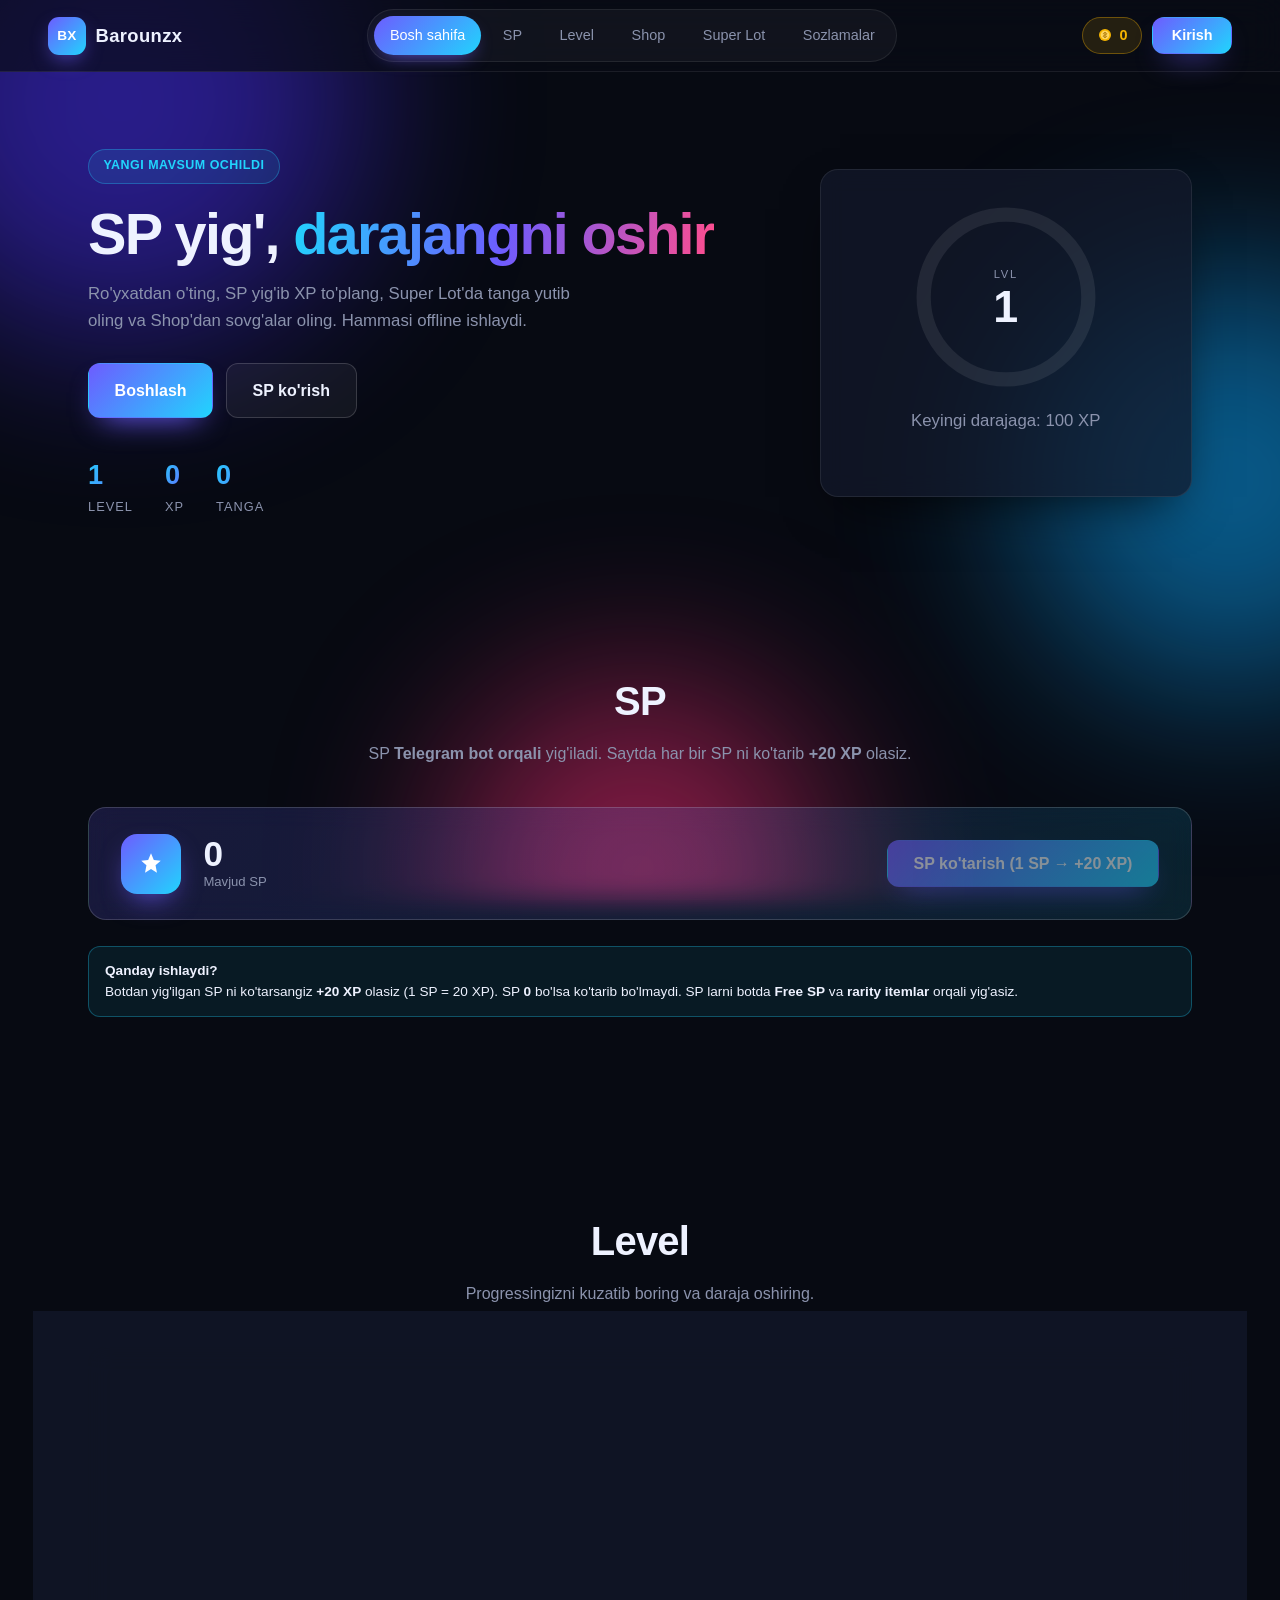
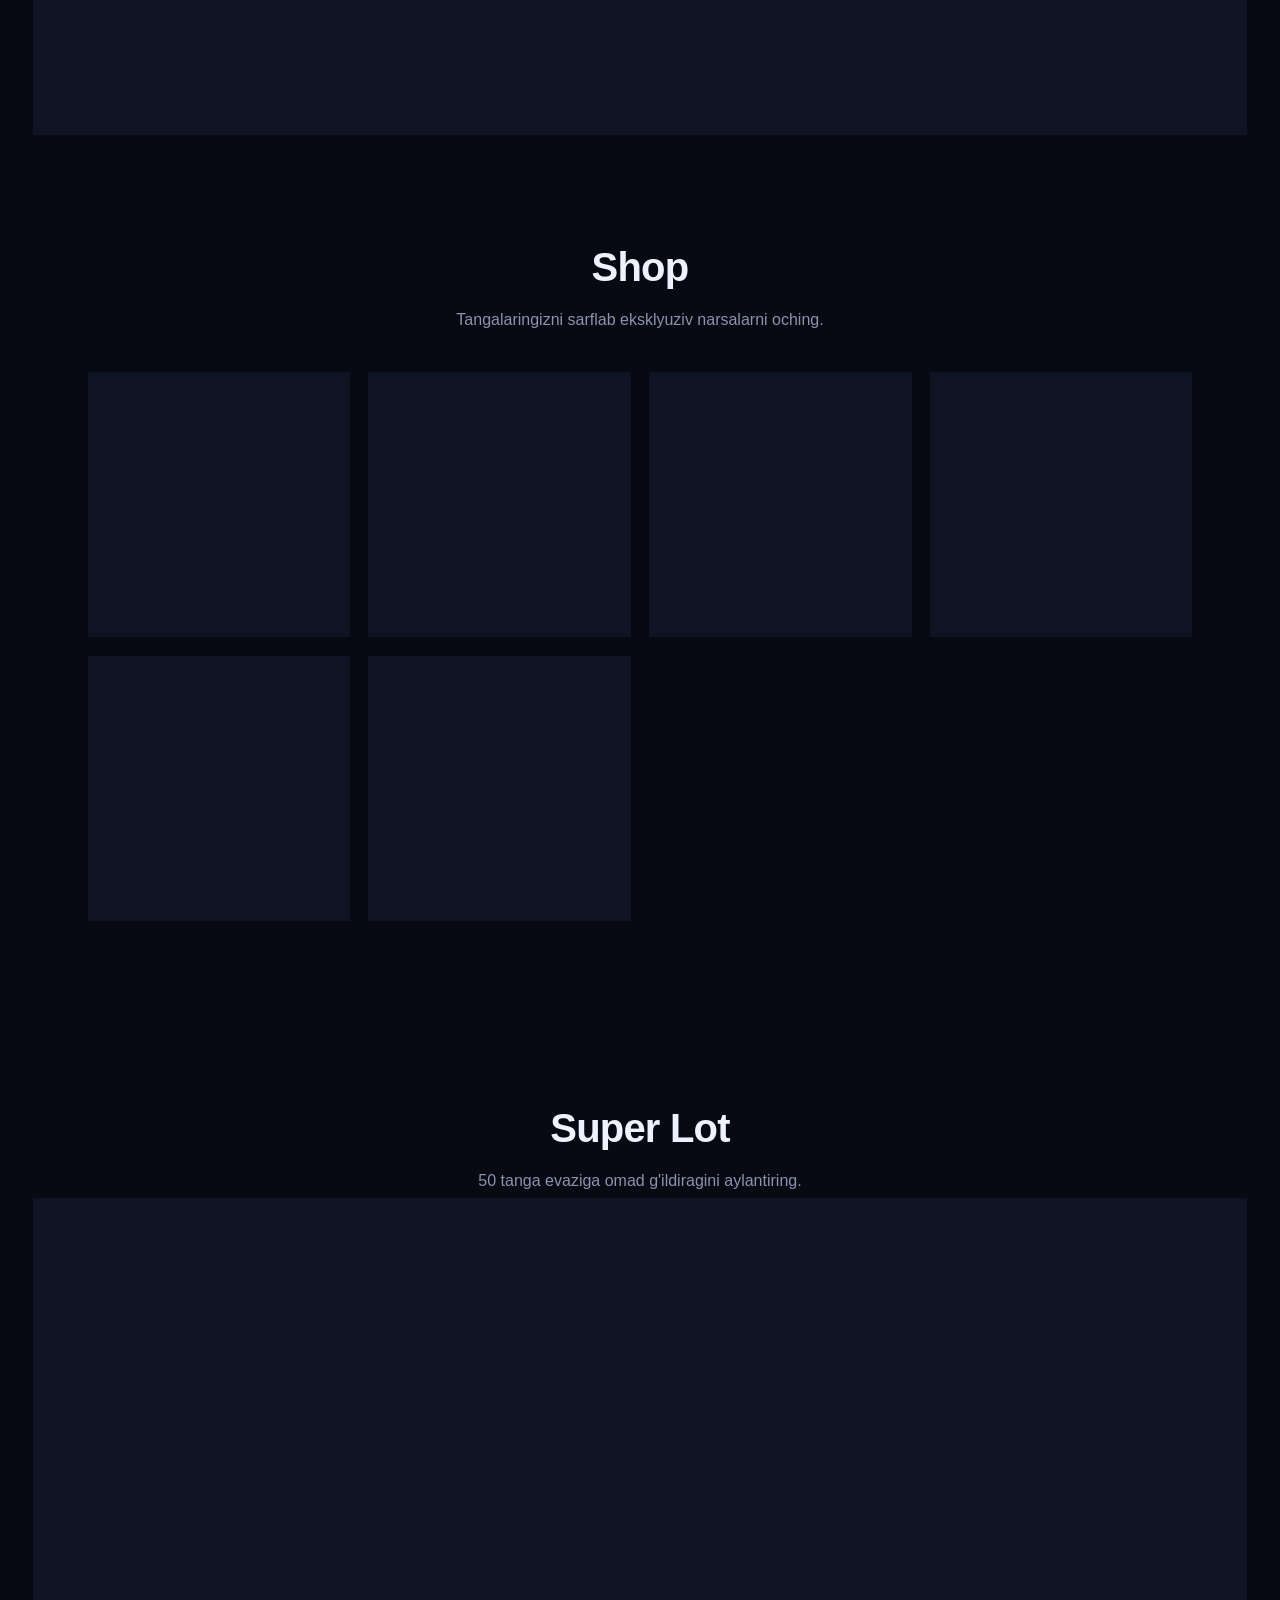
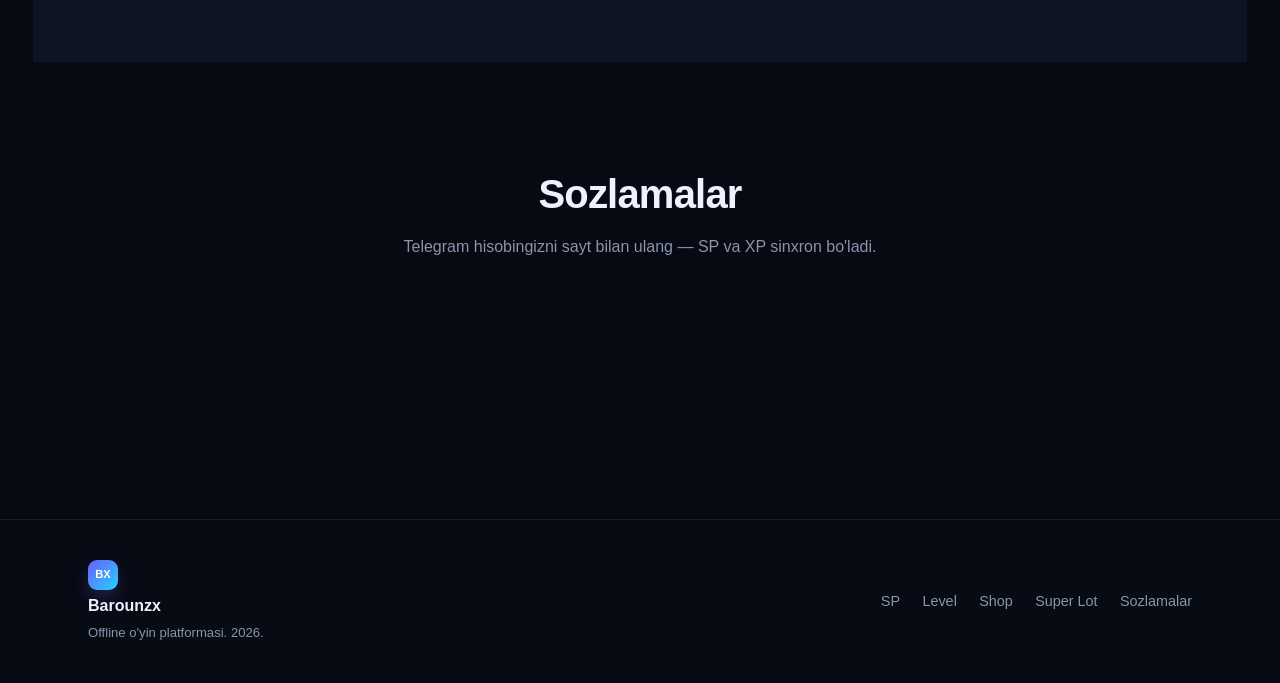
<file: sayt/index.html>
<!DOCTYPE html>
<html lang="uz">
<head>
    <meta charset="UTF-8">
    <meta name="viewport" content="width=device-width, initial-scale=1.0">
    <meta name="description" content="Barounzx - o'yin platformasi. SP, Level, Shop va Super Lot.">
    <title>Barounzx | Game Platform</title>
    <link rel="stylesheet" href="style.css">
</head>
<body>
    <div class="bg-orbs" aria-hidden="true">
        <span class="orb orb-1"></span>
        <span class="orb orb-2"></span>
        <span class="orb orb-3"></span>
    </div>

    <header class="header" id="header">
        <a class="logo" href="#home">
            <span class="logo-mark">BX</span>
            <span class="logo-text">Barounzx</span>
        </a>

        <nav class="nav" id="nav">
            <a href="#home" class="nav-link active">Bosh sahifa</a>
            <a href="#skills" class="nav-link">SP</a>
            <a href="#level" class="nav-link">Level</a>
            <a href="#shop" class="nav-link">Shop</a>
            <a href="#lot" class="nav-link">Super Lot</a>
            <a href="#settings" class="nav-link">Sozlamalar</a>
        </nav>

        <div class="user-area">
            <div class="coin-pill" title="Tangalaringiz">
                <svg viewBox="0 0 24 24" width="16" height="16" aria-hidden="true"><circle cx="12" cy="12" r="9" fill="#f7b500"/><circle cx="12" cy="12" r="6.5" fill="#ffd75e"/><path d="M12 8v8M9.5 10.2c0-1.1 1.1-1.7 2.5-1.7s2.5.6 2.5 1.7-1.1 1.5-2.5 1.8-2.5.7-2.5 1.8 1.1 1.7 2.5 1.7 2.5-.6 2.5-1.7" stroke="#a06b00" stroke-width="1.2" fill="none" stroke-linecap="round"/></svg>
                <span id="coinCount">0</span>
            </div>
            <button class="btn btn-primary" id="openLogin">Kirish</button>
            <button class="user-chip hidden" id="userChip" title="Profil">
                <span class="avatar" id="avatar">?</span>
                <span id="userName">Mehmon</span>
            </button>
            <button class="hamburger" id="hamburger" aria-label="Menyu">
                <span></span><span></span><span></span>
            </button>
        </div>
    </header>

    <main>
        <section class="hero" id="home">
            <div class="hero-content reveal">
                <span class="badge">Yangi mavsum ochildi</span>
                <h1>SP yig', <span class="grad">darajangni oshir</span></h1>
                <p>Ro'yxatdan o'ting, SP yig'ib XP to'plang, Super Lot'da tanga yutib oling va Shop'dan sovg'alar oling. Hammasi offline ishlaydi.</p>
                <div class="hero-actions">
                    <button class="btn btn-primary btn-lg" id="heroStart">Boshlash</button>
                    <a class="btn btn-ghost btn-lg" href="#skills">SP ko'rish</a>
                </div>
                <div class="hero-stats">
                    <div><strong id="heroLevel">1</strong><span>Level</span></div>
                    <div><strong id="heroXp">0</strong><span>XP</span></div>
                    <div><strong id="heroCoins">0</strong><span>Tanga</span></div>
                </div>
            </div>
            <div class="hero-card reveal">
                <div class="level-ring" id="heroRing">
                    <svg viewBox="0 0 120 120">
                        <circle class="ring-bg" cx="60" cy="60" r="52"></circle>
                        <circle class="ring-fill" id="heroRingFill" cx="60" cy="60" r="52"></circle>
                    </svg>
                    <div class="ring-center">
                        <small>LVL</small>
                        <strong id="heroRingLevel">1</strong>
                    </div>
                </div>
                <p class="muted">Keyingi darajaga: <span id="heroNextXp">100 XP</span></p>
            </div>
        </section>

        <section class="section" id="skills">
            <div class="section-head reveal">
                <h2>SP</h2>
                <p class="muted">SP <strong>Telegram bot orqali</strong> yig'iladi. Saytda har bir SP ni ko'tarib <strong>+20 XP</strong> olasiz.</p>
            </div>

            <div class="skill-summary reveal">
                <div class="skill-summary-icon">
                    <svg viewBox="0 0 24 24" width="26" height="26" aria-hidden="true"><path d="M12 2l2.6 6.2L21 9l-4.8 4.2L17.5 20 12 16.6 6.5 20l1.3-6.8L3 9l6.4-.8z" fill="currentColor"/></svg>
                </div>
                <div>
                    <div class="skill-total" id="skillTotal">0</div>
                    <div class="muted small">Mavjud SP</div>
                </div>
                <button class="btn btn-primary btn-lg" id="raiseSkill">SP ko'tarish (1 SP &rarr; +20 XP)</button>
            </div>

            <div class="info-box reveal">
                <strong>Qanday ishlaydi?</strong><br>
                Botdan yig'ilgan SP ni ko'tarsangiz <b>+20 XP</b> olasiz (1 SP = 20 XP).
                SP <b>0</b> bo'lsa ko'tarib bo'lmaydi. SP larni botda <b>Free SP</b> va <b>rarity itemlar</b> orqali yig'asiz.
            </div>
        </section>

        <section class="section" id="level">
            <div class="section-head reveal">
                <h2>Level</h2>
                <p class="muted">Progressingizni kuzatib boring va daraja oshiring.</p>
            </div>
            <div class="level-panel reveal">
                <div class="level-visual">
                    <div class="level-ring big">
                        <svg viewBox="0 0 120 120">
                            <circle class="ring-bg" cx="60" cy="60" r="52"></circle>
                            <circle class="ring-fill" id="levelRingFill" cx="60" cy="60" r="52"></circle>
                        </svg>
                        <div class="ring-center">
                            <small>DARAJANGIZ</small>
                            <strong id="levelRingLevel">1</strong>
                        </div>
                    </div>
                </div>
                <div class="level-info">
                    <div class="xp-bar-wrap">
                        <div class="xp-bar"><span id="xpBarFill"></span></div>
                        <div class="xp-labels">
                            <span id="xpCurrent">0 XP</span>
                            <span id="xpNeeded">100 XP</span>
                        </div>
                    </div>
                    <div class="stat-grid">
                        <div class="stat-card"><span class="stat-value" id="statSkills">0</span><span class="stat-label">SP</span></div>
                        <div class="stat-card"><span class="stat-value" id="statSpins">0</span><span class="stat-label">Spinlar</span></div>
                        <div class="stat-card"><span class="stat-value" id="statBuys">0</span><span class="stat-label">Xaridlar</span></div>
                        <div class="stat-card"><span class="stat-value" id="statStreak">0</span><span class="stat-label">Kunlik seriya</span></div>
                    </div>
                    <div class="level-actions">
                        <button class="btn btn-primary" id="dailyBonus">Kunlik bonus olish</button>
                        <button class="btn btn-ghost" id="openProfile">Profil</button>
                    </div>
                </div>
            </div>
        </section>

        <section class="section" id="shop">
            <div class="section-head reveal">
                <h2>Shop</h2>
                <p class="muted">Tangalaringizni sarflab eksklyuziv narsalarni oching.</p>
            </div>
            <div class="grid shop-grid" id="shopGrid"></div>
        </section>

        <section class="section" id="lot">
            <div class="section-head reveal">
                <h2>Super Lot</h2>
                <p class="muted">50 tanga evaziga omad g'ildiragini aylantiring.</p>
            </div>
            <div class="lot-panel reveal">
                <div class="wheel-wrap">
                    <div class="wheel-pointer"></div>
                    <div class="wheel" id="wheel">
                        <div class="wheel-label" style="--i:0">50</div>
                        <div class="wheel-label" style="--i:1">10</div>
                        <div class="wheel-label" style="--i:2">200</div>
                        <div class="wheel-label" style="--i:3">25</div>
                        <div class="wheel-label" style="--i:4">100</div>
                        <div class="wheel-label" style="--i:5">5</div>
                        <div class="wheel-label" style="--i:6">500</div>
                        <div class="wheel-label" style="--i:7">75</div>
                    </div>
                </div>
                <div class="lot-info">
                    <p id="lotResult" class="lot-result">Omadingizni sinab ko'ring!</p>
                    <button class="btn btn-primary btn-lg" id="spinBtn">Aylantirish (50 tanga)</button>
                    <p class="muted small">Har bir spin XP ham beradi.</p>
                </div>
            </div>
        </section>

        <section class="section" id="settings">
            <div class="section-head reveal">
                <h2>Sozlamalar</h2>
                <p class="muted">Telegram hisobingizni sayt bilan ulang — SP va XP sinxron bo'ladi.</p>
            </div>
            <div class="settings-card reveal" id="settingsCard"></div>
        </section>
    </main>

    <footer class="footer">
        <div class="footer-inner">
            <div>
                <span class="logo-mark small">BX</span>
                <strong>Barounzx</strong>
                <p class="muted small">Offline o'yin platformasi. 2026.</p>
            </div>
            <div class="footer-links">
                <a href="#skills">SP</a>
                <a href="#level">Level</a>
                <a href="#shop">Shop</a>
                <a href="#lot">Super Lot</a>
                <a href="#settings">Sozlamalar</a>
            </div>
        </div>
    </footer>

    <div class="modal" id="modal" aria-hidden="true">
        <div class="modal-backdrop" data-close></div>
        <div class="modal-card" role="dialog" aria-modal="true">
            <button class="modal-close" data-close aria-label="Yopish">&times;</button>
            <div id="modalBody"></div>
        </div>
    </div>

    <div class="toasts" id="toasts" aria-live="polite"></div>

    <script src="main.js"></script>
</body>
</html>
</file>
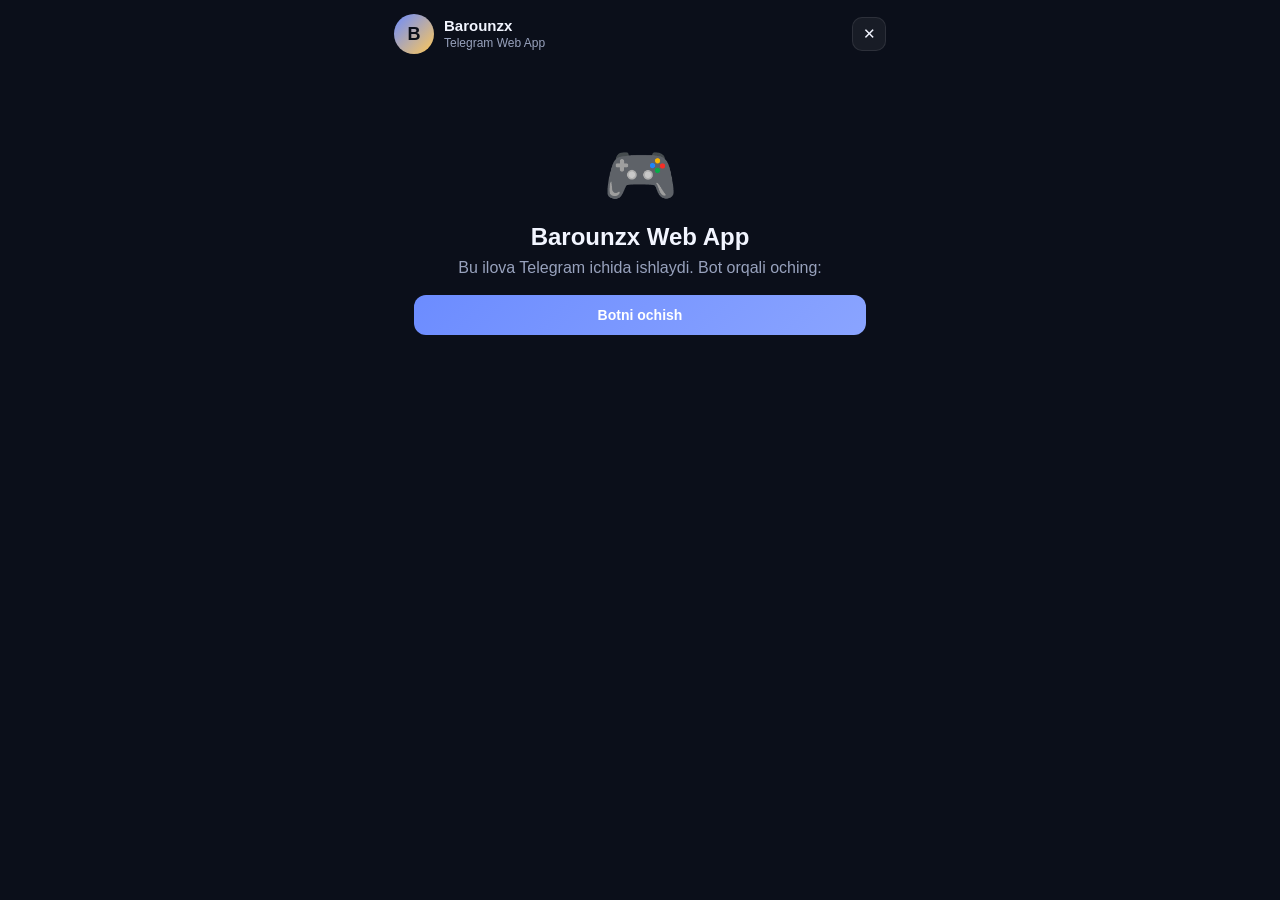
<file: webapp/index.html>
<!DOCTYPE html>
<html lang="uz">
<head>
    <meta charset="UTF-8">
    <meta name="viewport" content="width=device-width, initial-scale=1, viewport-fit=cover">
    <meta name="theme-color" content="#0b0f1a">
    <title>Barounzx Web App</title>
    <script src="https://telegram.org/js/telegram-web-app.js"></script>
    <link rel="stylesheet" href="style.css">
</head>
<body>
    <div id="app">
        <header class="topbar">
            <div class="user">
                <div class="avatar" id="avatar">B</div>
                <div class="user-meta">
                    <b id="userName">Barounzx</b>
                    <span id="userSub">Telegram Web App</span>
                </div>
            </div>
            <button class="icon-btn" id="closeBtn" title="Yopish">✕</button>
        </header>

        <div id="loginGate" class="gate" hidden>
            <div class="gate-icon">🎮</div>
            <h2>Barounzx Web App</h2>
            <p>Bu ilova Telegram ichida ishlaydi. Bot orqali oching:</p>
            <a class="primary-btn" href="https://t.me/zxmaxbot">Botni ochish</a>
        </div>

        <main id="main">
            <section class="wallet-card">
                <div class="wallet-left">
                    <span class="label">Tanga</span>
                    <div class="big"><span id="coins">0</span> <em>🪙</em></div>
                </div>
                <div class="wallet-right">
                    <span class="label">Umumiy SP</span>
                    <div class="big"><span id="sp">0</span> <em>💎</em></div>
                </div>
            </section>

            <section class="xp-card">
                <div class="xp-head">
                    <span>Level <b id="level">1</b></span>
                    <span id="xpText">0 / 100 XP</span>
                </div>
                <div class="progress"><div class="progress-fill" id="xpFill"></div></div>
            </section>

            <nav class="tabs">
                <button class="tab active" data-tab="game">🎯 O'yin</button>
                <button class="tab" data-tab="shop">🛒 Do'kon</button>
                <button class="tab" data-tab="profile">👤 Profil</button>
            </nav>

            <section class="tab-panel active" id="tab-game">
                <div class="card">
                    <h3>SP ko'tarish</h3>
                    <p class="muted">1 SP = 20 XP. SP ni botda yig'ing yoki do'kondan oling.</p>
                    <button class="primary-btn" id="raiseBtn">⚡ SP ko'tarish</button>
                </div>

                <div class="card">
                    <h3>Kunlik bonus</h3>
                    <p class="muted" id="dailyHint">Har kuni 1-4 tanga va 10 XP oling.</p>
                    <button class="ghost-btn" id="dailyBtn">🎁 Bonusni olish</button>
                </div>

                <div class="card">
                    <h3>Super Lot</h3>
                    <p class="muted">50 🪙 evaziga tanga yutib oling.</p>
                    <div class="wheel" id="wheel">🎡</div>
                    <div class="result" id="lotResult">Natija chiqadi</div>
                    <button class="ghost-btn" id="spinBtn">🎰 Aylantirish (50 🪙)</button>
                </div>
            </section>

            <section class="tab-panel" id="tab-shop">
                <div class="card">
                    <h3>Do'kon</h3>
                    <p class="muted">Tanga bilan SP oling.</p>
                </div>
                <div id="shopList" class="shop-list"></div>
            </section>

            <section class="tab-panel" id="tab-profile">
                <div class="card">
                    <h3>Profil</h3>
                    <div class="stat-row"><span>Sayt nomi</span><b id="profName">—</b></div>
                    <div class="stat-row"><span>Telegram ID</span><b id="profTg">—</b></div>
                    <div class="stat-row"><span>SP</span><b id="profSp">0</b></div>
                    <div class="stat-row"><span>XP</span><b id="profXp">0</b></div>
                    <div class="stat-row"><span>Level</span><b id="profLevel">1</b></div>
                    <div class="stat-row"><span>Tanga</span><b id="profCoins">0</b></div>
                    <div class="stat-row"><span>Seriya</span><b id="profStreak">0</b></div>
                    <button class="ghost-btn" id="refreshBtn">🔄 Yangilash</button>
                    <a class="ghost-btn link-btn" href="https://t.me/zxmaxbot">🤖 Botga qaytish</a>
                </div>
            </section>
        </main>
    </div>

    <div id="toast" class="toast"></div>
    <script src="app.js"></script>
</body>
</html>
</file>
<file: sayt/style.css>
:root {
    --bg: #070a12;
    --bg-soft: #0d1220;
    --surface: rgba(20, 26, 43, 0.72);
    --surface-solid: #141a2b;
    --border: rgba(255, 255, 255, 0.08);
    --border-strong: rgba(255, 255, 255, 0.16);
    --text: #eef2ff;
    --muted: #8b93ad;
    --primary: #6d5cff;
    --primary-2: #21d4fd;
    --accent: #ff4d8d;
    --gold: #f7b500;
    --success: #2fe08a;
    --danger: #ff5c6c;
    --radius: 18px;
    --radius-sm: 12px;
    --shadow: 0 20px 50px -20px rgba(0, 0, 0, 0.8);
    --header-h: 72px;
    --font: "Segoe UI", Roboto, "Helvetica Neue", Arial, system-ui, sans-serif;
}

* {
    margin: 0;
    padding: 0;
    box-sizing: border-box;
}

html {
    scroll-behavior: smooth;
    scroll-padding-top: calc(var(--header-h) + 16px);
}

body {
    font-family: var(--font);
    background: var(--bg);
    color: var(--text);
    min-height: 100vh;
    overflow-x: hidden;
    line-height: 1.6;
    -webkit-font-smoothing: antialiased;
}

a {
    color: inherit;
    text-decoration: none;
}

button {
    font-family: inherit;
    cursor: pointer;
}

.hidden {
    display: none !important;
}

.muted {
    color: var(--muted);
}

.small {
    font-size: 0.82rem;
}

.grad {
    background: linear-gradient(100deg, var(--primary-2), var(--primary), var(--accent));
    -webkit-background-clip: text;
    background-clip: text;
    color: transparent;
}

/* ---------- Background orbs ---------- */
.bg-orbs {
    position: fixed;
    inset: 0;
    z-index: -1;
    overflow: hidden;
    pointer-events: none;
}

.orb {
    position: absolute;
    border-radius: 50%;
    filter: blur(90px);
    opacity: 0.5;
    animation: float 18s ease-in-out infinite;
}

.orb-1 {
    width: 480px;
    height: 480px;
    background: #4b2fff;
    top: -140px;
    left: -120px;
}

.orb-2 {
    width: 420px;
    height: 420px;
    background: #0aa8ff;
    top: 30%;
    right: -160px;
    animation-delay: -6s;
}

.orb-3 {
    width: 380px;
    height: 380px;
    background: #ff2d78;
    bottom: -160px;
    left: 35%;
    animation-delay: -12s;
}

@keyframes float {
    0%, 100% { transform: translate(0, 0) scale(1); }
    50% { transform: translate(40px, -30px) scale(1.12); }
}

/* ---------- Header ---------- */
.header {
    position: sticky;
    top: 0;
    z-index: 50;
    height: var(--header-h);
    display: flex;
    align-items: center;
    justify-content: space-between;
    gap: 1rem;
    padding: 0 clamp(1rem, 4vw, 3rem);
    background: rgba(9, 12, 22, 0.7);
    backdrop-filter: blur(16px);
    -webkit-backdrop-filter: blur(16px);
    border-bottom: 1px solid var(--border);
    transition: background 0.3s ease, box-shadow 0.3s ease;
}

.header.scrolled {
    background: rgba(9, 12, 22, 0.92);
    box-shadow: 0 10px 30px -18px rgba(0, 0, 0, 0.9);
}

.logo {
    display: flex;
    align-items: center;
    gap: 0.6rem;
    font-weight: 800;
    font-size: 1.15rem;
    letter-spacing: 0.02em;
    flex-shrink: 0;
}

.logo-mark {
    display: grid;
    place-items: center;
    width: 38px;
    height: 38px;
    border-radius: 11px;
    font-size: 0.85rem;
    font-weight: 800;
    color: #fff;
    background: linear-gradient(135deg, var(--primary), var(--primary-2));
    box-shadow: 0 8px 22px -8px var(--primary);
}

.logo-mark.small {
    width: 30px;
    height: 30px;
    font-size: 0.7rem;
    border-radius: 9px;
}

.nav {
    display: flex;
    align-items: center;
    gap: 0.35rem;
    padding: 0.35rem;
    border-radius: 999px;
    background: rgba(255, 255, 255, 0.04);
    border: 1px solid var(--border);
}

.nav-link {
    position: relative;
    padding: 0.5rem 1rem;
    border-radius: 999px;
    font-size: 0.9rem;
    color: var(--muted);
    transition: color 0.2s ease, background 0.2s ease;
}

.nav-link:hover {
    color: var(--text);
}

.nav-link.active {
    color: #fff;
    background: linear-gradient(135deg, var(--primary), var(--primary-2));
    box-shadow: 0 8px 20px -10px var(--primary);
}

.user-area {
    display: flex;
    align-items: center;
    gap: 0.65rem;
    flex-shrink: 0;
}

.coin-pill {
    display: flex;
    align-items: center;
    gap: 0.4rem;
    padding: 0.4rem 0.85rem;
    border-radius: 999px;
    background: rgba(247, 181, 0, 0.12);
    border: 1px solid rgba(247, 181, 0, 0.35);
    color: var(--gold);
    font-weight: 700;
    font-size: 0.9rem;
}

.user-chip {
    display: flex;
    align-items: center;
    gap: 0.55rem;
    padding: 0.3rem 0.8rem 0.3rem 0.3rem;
    border-radius: 999px;
    background: var(--surface);
    border: 1px solid var(--border-strong);
    color: var(--text);
    font-weight: 600;
    font-size: 0.9rem;
    transition: transform 0.2s ease, border-color 0.2s ease;
}

.user-chip:hover {
    transform: translateY(-1px);
    border-color: var(--primary);
}

.avatar {
    display: grid;
    place-items: center;
    width: 32px;
    height: 32px;
    border-radius: 50%;
    font-size: 0.85rem;
    font-weight: 800;
    color: #fff;
    background: linear-gradient(135deg, var(--accent), var(--primary));
}

.hamburger {
    display: none;
    flex-direction: column;
    gap: 5px;
    background: none;
    border: none;
    padding: 8px;
}

.hamburger span {
    width: 22px;
    height: 2px;
    border-radius: 2px;
    background: var(--text);
    transition: transform 0.25s ease, opacity 0.25s ease;
}

.hamburger.open span:nth-child(1) { transform: translateY(7px) rotate(45deg); }
.hamburger.open span:nth-child(2) { opacity: 0; }
.hamburger.open span:nth-child(3) { transform: translateY(-7px) rotate(-45deg); }

/* ---------- Buttons ---------- */
.btn {
    display: inline-flex;
    align-items: center;
    justify-content: center;
    gap: 0.5rem;
    padding: 0.62rem 1.15rem;
    border-radius: var(--radius-sm);
    border: 1px solid transparent;
    font-weight: 700;
    font-size: 0.9rem;
    color: var(--text);
    transition: transform 0.15s ease, box-shadow 0.25s ease, background 0.25s ease, opacity 0.2s ease;
}

.btn:active {
    transform: scale(0.97);
}

.btn-primary {
    background: linear-gradient(135deg, var(--primary), var(--primary-2));
    box-shadow: 0 14px 30px -14px var(--primary);
    color: #fff;
}

.btn-primary:hover {
    box-shadow: 0 18px 40px -14px var(--primary);
    transform: translateY(-2px);
}

.btn-ghost {
    background: rgba(255, 255, 255, 0.05);
    border-color: var(--border-strong);
}

.btn-ghost:hover {
    background: rgba(255, 255, 255, 0.1);
    transform: translateY(-2px);
}

.btn-lg {
    padding: 0.85rem 1.6rem;
    font-size: 1rem;
}

.btn-block {
    width: 100%;
}

.btn:disabled {
    opacity: 0.5;
    cursor: not-allowed;
    transform: none;
}

/* ---------- Layout ---------- */
main {
    max-width: 1200px;
    margin: 0 auto;
    padding: 0 clamp(1rem, 4vw, 3rem);
}

.section {
    padding: clamp(3rem, 7vw, 5.5rem) 0;
}

.section-head {
    text-align: center;
    max-width: 620px;
    margin: 0 auto 2.5rem;
}

.section-head h2 {
    font-size: clamp(1.7rem, 4vw, 2.5rem);
    font-weight: 800;
    letter-spacing: -0.02em;
    margin-bottom: 0.5rem;
}

.grid {
    display: grid;
    gap: 1.2rem;
}

.skills-grid { grid-template-columns: repeat(auto-fit, minmax(240px, 1fr)); }
.shop-grid { grid-template-columns: repeat(auto-fit, minmax(220px, 1fr)); }

/* ---------- Hero ---------- */
.hero {
    display: grid;
    grid-template-columns: 1.3fr 0.7fr;
    gap: 2.5rem;
    align-items: center;
    padding: clamp(2.5rem, 6vw, 5rem) 0 clamp(2rem, 5vw, 4rem);
}

.badge {
    display: inline-block;
    padding: 0.4rem 0.9rem;
    border-radius: 999px;
    font-size: 0.78rem;
    font-weight: 700;
    letter-spacing: 0.04em;
    text-transform: uppercase;
    color: var(--primary-2);
    background: rgba(33, 212, 253, 0.1);
    border: 1px solid rgba(33, 212, 253, 0.3);
    margin-bottom: 1.2rem;
}

.hero h1 {
    font-size: clamp(2.1rem, 5.5vw, 3.6rem);
    font-weight: 900;
    line-height: 1.08;
    letter-spacing: -0.03em;
    margin-bottom: 1rem;
}

.hero p {
    color: var(--muted);
    font-size: 1.05rem;
    max-width: 520px;
    margin-bottom: 1.8rem;
}

.hero-actions {
    display: flex;
    flex-wrap: wrap;
    gap: 0.8rem;
    margin-bottom: 2.2rem;
}

.hero-stats {
    display: flex;
    gap: 2rem;
    flex-wrap: wrap;
}

.hero-stats div {
    display: flex;
    flex-direction: column;
}

.hero-stats strong {
    font-size: 1.7rem;
    font-weight: 800;
    background: linear-gradient(120deg, var(--primary-2), var(--primary));
    -webkit-background-clip: text;
    background-clip: text;
    color: transparent;
}

.hero-stats span {
    font-size: 0.8rem;
    color: var(--muted);
    text-transform: uppercase;
    letter-spacing: 0.08em;
}

.hero-card {
    display: flex;
    flex-direction: column;
    align-items: center;
    gap: 1rem;
    padding: 2rem;
    border-radius: var(--radius);
    background: var(--surface);
    border: 1px solid var(--border);
    backdrop-filter: blur(12px);
    box-shadow: var(--shadow);
}

/* ---------- Level ring ---------- */
.level-ring {
    position: relative;
    width: 190px;
    height: 190px;
}

.level-ring.big {
    width: 240px;
    height: 240px;
}

.level-ring svg {
    width: 100%;
    height: 100%;
    transform: rotate(-90deg);
}

.ring-bg {
    fill: none;
    stroke: rgba(255, 255, 255, 0.08);
    stroke-width: 9;
}

.ring-fill {
    fill: none;
    stroke: url(#ringGrad);
    stroke: var(--primary-2);
    stroke-width: 9;
    stroke-linecap: round;
    stroke-dasharray: 326.7;
    stroke-dashoffset: 326.7;
    transition: stroke-dashoffset 0.8s cubic-bezier(0.22, 1, 0.36, 1);
    filter: drop-shadow(0 0 8px rgba(33, 212, 253, 0.6));
}

.ring-center {
    position: absolute;
    inset: 0;
    display: flex;
    flex-direction: column;
    align-items: center;
    justify-content: center;
}

.ring-center small {
    font-size: 0.7rem;
    letter-spacing: 0.15em;
    color: var(--muted);
}

.ring-center strong {
    font-size: 2.8rem;
    font-weight: 900;
    line-height: 1;
}

.level-ring.big .ring-center strong {
    font-size: 3.6rem;
}

/* ---------- Skill cards ---------- */
.skill-card {
    padding: 1.4rem;
    border-radius: var(--radius);
    background: var(--surface);
    border: 1px solid var(--border);
    backdrop-filter: blur(10px);
    transition: transform 0.25s ease, border-color 0.25s ease, box-shadow 0.25s ease;
}

.skill-card:hover {
    transform: translateY(-5px);
    border-color: var(--border-strong);
    box-shadow: var(--shadow);
}

.skill-top {
    display: flex;
    align-items: center;
    gap: 0.8rem;
    margin-bottom: 1rem;
}

.skill-icon {
    display: grid;
    place-items: center;
    width: 44px;
    height: 44px;
    border-radius: 12px;
    font-size: 1.1rem;
    font-weight: 800;
    color: #fff;
    background: linear-gradient(135deg, var(--primary), var(--accent));
}

.skill-name {
    font-weight: 700;
    font-size: 1.02rem;
}

.skill-lvl {
    font-size: 0.78rem;
    color: var(--muted);
}

.skill-bar {
    height: 8px;
    border-radius: 999px;
    background: rgba(255, 255, 255, 0.08);
    overflow: hidden;
    margin-bottom: 1rem;
}

.skill-bar span {
    display: block;
    height: 100%;
    border-radius: 999px;
    background: linear-gradient(90deg, var(--primary-2), var(--primary));
    transition: width 0.5s ease;
}

.skill-card .btn {
    width: 100%;
}

/* ---------- Level panel ---------- */
.level-panel {
    display: grid;
    grid-template-columns: auto 1fr;
    gap: 2.5rem;
    align-items: center;
    padding: 2.2rem;
    border-radius: var(--radius);
    background: var(--surface);
    border: 1px solid var(--border);
    backdrop-filter: blur(12px);
    box-shadow: var(--shadow);
}

.xp-bar-wrap {
    margin-bottom: 1.6rem;
}

.xp-bar {
    height: 14px;
    border-radius: 999px;
    background: rgba(255, 255, 255, 0.08);
    overflow: hidden;
}

.xp-bar span {
    display: block;
    height: 100%;
    width: 0;
    border-radius: 999px;
    background: linear-gradient(90deg, var(--accent), var(--primary), var(--primary-2));
    transition: width 0.6s cubic-bezier(0.22, 1, 0.36, 1);
}

.xp-labels {
    display: flex;
    justify-content: space-between;
    margin-top: 0.5rem;
    font-size: 0.82rem;
    color: var(--muted);
}

.stat-grid {
    display: grid;
    grid-template-columns: repeat(auto-fit, minmax(120px, 1fr));
    gap: 0.8rem;
    margin-bottom: 1.6rem;
}

.stat-card {
    display: flex;
    flex-direction: column;
    gap: 0.2rem;
    padding: 1rem;
    border-radius: var(--radius-sm);
    background: rgba(255, 255, 255, 0.04);
    border: 1px solid var(--border);
}

.stat-value {
    font-size: 1.5rem;
    font-weight: 800;
}

.stat-label {
    font-size: 0.75rem;
    color: var(--muted);
    text-transform: uppercase;
    letter-spacing: 0.06em;
}

.level-actions {
    display: flex;
    flex-wrap: wrap;
    gap: 0.7rem;
}

/* ---------- Shop ---------- */
.shop-card {
    display: flex;
    flex-direction: column;
    padding: 1.4rem;
    border-radius: var(--radius);
    background: var(--surface);
    border: 1px solid var(--border);
    backdrop-filter: blur(10px);
    transition: transform 0.25s ease, border-color 0.25s ease;
    position: relative;
    overflow: hidden;
}

.shop-card:hover {
    transform: translateY(-5px);
    border-color: var(--border-strong);
}

.shop-card.owned {
    border-color: rgba(47, 224, 138, 0.5);
}

.shop-emoji {
    display: grid;
    place-items: center;
    width: 58px;
    height: 58px;
    border-radius: 15px;
    font-size: 1.6rem;
    margin-bottom: 1rem;
    background: rgba(255, 255, 255, 0.05);
    border: 1px solid var(--border);
}

.shop-name {
    font-weight: 700;
    margin-bottom: 0.25rem;
}

.shop-desc {
    font-size: 0.84rem;
    color: var(--muted);
    margin-bottom: 1rem;
    flex: 1;
}

.shop-price {
    display: flex;
    align-items: center;
    gap: 0.35rem;
    font-weight: 800;
    color: var(--gold);
    margin-bottom: 0.8rem;
}

.owned-tag {
    position: absolute;
    top: 12px;
    right: 12px;
    font-size: 0.7rem;
    font-weight: 800;
    padding: 0.25rem 0.6rem;
    border-radius: 999px;
    color: #06231a;
    background: var(--success);
}

/* ---------- Super Lot ---------- */
.lot-panel {
    display: grid;
    grid-template-columns: auto 1fr;
    gap: 3rem;
    align-items: center;
    padding: 2.2rem;
    border-radius: var(--radius);
    background: var(--surface);
    border: 1px solid var(--border);
    backdrop-filter: blur(12px);
    box-shadow: var(--shadow);
}

.wheel-wrap {
    position: relative;
    width: 280px;
    height: 280px;
    display: grid;
    place-items: center;
}

.wheel-pointer {
    position: absolute;
    top: -6px;
    left: 50%;
    transform: translateX(-50%);
    width: 0;
    height: 0;
    border-left: 14px solid transparent;
    border-right: 14px solid transparent;
    border-top: 26px solid var(--accent);
    z-index: 3;
    filter: drop-shadow(0 3px 6px rgba(0, 0, 0, 0.6));
}

.wheel {
    position: relative;
    width: 100%;
    height: 100%;
    border-radius: 50%;
    border: 8px solid rgba(255, 255, 255, 0.1);
    background:
        conic-gradient(
            #6d5cff 0deg 45deg,
            #21d4fd 45deg 90deg,
            #ff4d8d 90deg 135deg,
            #6d5cff 135deg 180deg,
            #21d4fd 180deg 225deg,
            #ff4d8d 225deg 270deg,
            #6d5cff 270deg 315deg,
            #21d4fd 315deg 360deg
        );
    box-shadow: inset 0 0 40px rgba(0, 0, 0, 0.5), 0 20px 50px -20px rgba(0, 0, 0, 0.9);
    transition: transform 4s cubic-bezier(0.17, 0.67, 0.12, 0.99);
}

.wheel-label {
    position: absolute;
    top: 50%;
    left: 50%;
    font-weight: 900;
    font-size: 1rem;
    color: #fff;
    text-shadow: 0 2px 6px rgba(0, 0, 0, 0.7);
    transform:
        translate(-50%, -50%)
        rotate(calc(var(--i) * 45deg + 22.5deg))
        translateY(-100px);
}

.lot-info {
    display: flex;
    flex-direction: column;
    gap: 1rem;
    align-items: flex-start;
}

.lot-result {
    font-size: 1.25rem;
    font-weight: 800;
    min-height: 1.6em;
}

/* ---------- Footer ---------- */
.footer {
    border-top: 1px solid var(--border);
    margin-top: 2rem;
    background: rgba(9, 12, 22, 0.6);
}

.footer-inner {
    max-width: 1200px;
    margin: 0 auto;
    padding: 2.5rem clamp(1rem, 4vw, 3rem);
    display: flex;
    justify-content: space-between;
    align-items: center;
    flex-wrap: wrap;
    gap: 1.5rem;
}

.footer-inner > div:first-child {
    display: flex;
    flex-direction: column;
    gap: 0.2rem;
}

.footer-inner > div:first-child strong {
    display: inline-flex;
    align-items: center;
    gap: 0.5rem;
}

.footer-links {
    display: flex;
    gap: 1.4rem;
    flex-wrap: wrap;
}

.footer-links a {
    color: var(--muted);
    font-size: 0.9rem;
    transition: color 0.2s ease;
}

.footer-links a:hover {
    color: var(--text);
}

/* ---------- Modal ---------- */
.modal {
    position: fixed;
    inset: 0;
    z-index: 100;
    display: grid;
    place-items: center;
    opacity: 0;
    visibility: hidden;
    transition: opacity 0.25s ease, visibility 0.25s ease;
}

.modal.open {
    opacity: 1;
    visibility: visible;
}

.modal-backdrop {
    position: absolute;
    inset: 0;
    background: rgba(3, 5, 12, 0.7);
    backdrop-filter: blur(6px);
}

.modal-card {
    position: relative;
    width: min(400px, 92vw);
    padding: 2rem;
    border-radius: var(--radius);
    background: var(--surface-solid);
    border: 1px solid var(--border-strong);
    box-shadow: var(--shadow);
    transform: translateY(18px) scale(0.97);
    transition: transform 0.3s cubic-bezier(0.22, 1, 0.36, 1);
}

.modal.open .modal-card {
    transform: translateY(0) scale(1);
}

.modal-card h3 {
    font-size: 1.3rem;
    margin-bottom: 0.35rem;
}

.modal-close {
    position: absolute;
    top: 14px;
    right: 16px;
    background: none;
    border: none;
    color: var(--muted);
    font-size: 1.5rem;
    line-height: 1;
    transition: color 0.2s ease;
}

.modal-close:hover {
    color: var(--text);
}

.field {
    display: flex;
    flex-direction: column;
    gap: 0.4rem;
    margin: 1.4rem 0 1.2rem;
}

.field span {
    font-size: 0.82rem;
    color: var(--muted);
    font-weight: 600;
}

.field input {
    padding: 0.8rem 1rem;
    border-radius: var(--radius-sm);
    background: rgba(255, 255, 255, 0.05);
    border: 1px solid var(--border-strong);
    color: var(--text);
    font-size: 1rem;
    outline: none;
    transition: border-color 0.2s ease, box-shadow 0.2s ease;
}

.field input:focus {
    border-color: var(--primary);
    box-shadow: 0 0 0 3px rgba(109, 92, 255, 0.25);
}

.error {
    color: var(--danger);
    font-size: 0.85rem;
    margin-top: 0.7rem;
    min-height: 1.2em;
}

/* ---------- Toasts ---------- */
.toasts {
    position: fixed;
    right: 20px;
    bottom: 20px;
    z-index: 200;
    display: flex;
    flex-direction: column;
    gap: 0.6rem;
    max-width: min(340px, 90vw);
}

.toast {
    display: flex;
    align-items: center;
    gap: 0.7rem;
    padding: 0.85rem 1.1rem;
    border-radius: var(--radius-sm);
    background: var(--surface-solid);
    border: 1px solid var(--border-strong);
    border-left: 3px solid var(--primary);
    box-shadow: var(--shadow);
    font-size: 0.9rem;
    font-weight: 600;
    animation: toastIn 0.35s cubic-bezier(0.22, 1, 0.36, 1);
}

.toast.success { border-left-color: var(--success); }
.toast.gold { border-left-color: var(--gold); }
.toast.danger { border-left-color: var(--danger); }

.toast.leaving {
    animation: toastOut 0.3s ease forwards;
}

@keyframes toastIn {
    from { opacity: 0; transform: translateX(40px); }
    to { opacity: 1; transform: translateX(0); }
}

@keyframes toastOut {
    to { opacity: 0; transform: translateX(40px); }
}

/* ---------- Skills summary ---------- */
.skill-summary {
    display: flex;
    align-items: center;
    gap: 1.4rem;
    flex-wrap: wrap;
    padding: 1.6rem 2rem;
    margin-bottom: 1.6rem;
    border-radius: var(--radius);
    background: linear-gradient(120deg, rgba(109, 92, 255, 0.18), rgba(33, 212, 253, 0.12));
    border: 1px solid var(--border-strong);
    backdrop-filter: blur(12px);
}

.skill-summary-icon {
    display: grid;
    place-items: center;
    width: 60px;
    height: 60px;
    border-radius: 16px;
    color: #fff;
    background: linear-gradient(135deg, var(--primary), var(--primary-2));
    box-shadow: 0 12px 30px -12px var(--primary);
}

.skill-total {
    font-size: 2.2rem;
    font-weight: 900;
    line-height: 1;
}

.skill-summary .btn {
    margin-left: auto;
}

.skill-count-badge {
    margin-left: auto;
    font-weight: 800;
    font-size: 1.2rem;
    color: var(--primary-2);
}

.skill-card .skill-top {
    margin-bottom: 0.9rem;
}

.skill-card .btn {
    margin-top: 0.2rem;
}

/* ---------- Auth modal ---------- */
.auth-tabs {
    display: flex;
    gap: 0.4rem;
    padding: 0.3rem;
    margin-bottom: 1.4rem;
    border-radius: 999px;
    background: rgba(255, 255, 255, 0.05);
    border: 1px solid var(--border);
}

.auth-tabs button {
    flex: 1;
    padding: 0.55rem;
    border: none;
    border-radius: 999px;
    background: none;
    color: var(--muted);
    font-weight: 700;
    font-size: 0.9rem;
    transition: color 0.2s ease, background 0.2s ease;
}

.auth-tabs button.active {
    color: #fff;
    background: linear-gradient(135deg, var(--primary), var(--primary-2));
}

.field {
    display: flex;
    flex-direction: column;
    gap: 0.4rem;
    margin-bottom: 1rem;
}

.field span {
    font-size: 0.82rem;
    color: var(--muted);
    font-weight: 600;
}

.field input {
    padding: 0.8rem 1rem;
    border-radius: var(--radius-sm);
    background: rgba(255, 255, 255, 0.05);
    border: 1px solid var(--border-strong);
    color: var(--text);
    font-size: 1rem;
    outline: none;
    transition: border-color 0.2s ease, box-shadow 0.2s ease;
}

.field input:focus {
    border-color: var(--primary);
    box-shadow: 0 0 0 3px rgba(109, 92, 255, 0.25);
}

.code-input {
    letter-spacing: 0.6em;
    text-align: center;
    font-size: 1.5rem !important;
    font-weight: 800;
}

.link-row {
    display: flex;
    justify-content: space-between;
    align-items: center;
    margin-top: 0.4rem;
    flex-wrap: wrap;
    gap: 0.5rem;
}

.link-btn {
    background: none;
    border: none;
    color: var(--primary-2);
    font-size: 0.85rem;
    font-weight: 600;
    padding: 0;
}

.link-btn:hover {
    text-decoration: underline;
}

.info-box {
    padding: 0.9rem 1rem;
    border-radius: var(--radius-sm);
    font-size: 0.85rem;
    line-height: 1.5;
    margin-bottom: 1rem;
    background: rgba(33, 212, 253, 0.08);
    border: 1px solid rgba(33, 212, 253, 0.3);
    color: var(--text);
}

.info-box.warn {
    background: rgba(247, 181, 0, 0.1);
    border-color: rgba(247, 181, 0, 0.35);
}

.info-box code {
    font-size: 1.15rem;
    font-weight: 800;
    letter-spacing: 0.25em;
    color: var(--gold);
}

.hint {
    font-size: 0.78rem;
    color: var(--muted);
    margin-top: 0.15rem;
}

.profile-row {
    display: flex;
    justify-content: space-between;
    align-items: center;
    gap: 1rem;
    padding: 0.85rem 0;
    border-bottom: 1px solid var(--border);
    flex-wrap: wrap;
}

.profile-row:last-of-type {
    border-bottom: none;
}

.profile-label {
    font-size: 0.8rem;
    color: var(--muted);
    text-transform: uppercase;
    letter-spacing: 0.06em;
}

.profile-value {
    font-weight: 700;
    word-break: break-all;
}

.profile-actions {
    display: flex;
    flex-direction: column;
    gap: 0.7rem;
    margin-top: 1.2rem;
}

.divider {
    height: 1px;
    background: var(--border);
    margin: 1.4rem 0;
}

/* ---------- Level-up flash ---------- */
body.levelup-flash::after {
    content: "";
    position: fixed;
    inset: 0;
    z-index: 150;
    pointer-events: none;
    background: radial-gradient(circle at 50% 50%, rgba(33, 212, 253, 0.35), transparent 60%);
    animation: flash 0.6s ease-out forwards;
}

@keyframes flash {
    from { opacity: 1; }
    to { opacity: 0; }
}

/* ---------- Reveal animation ---------- */
.reveal {
    opacity: 0;
    transform: translateY(28px);
    transition: opacity 0.7s ease, transform 0.7s cubic-bezier(0.22, 1, 0.36, 1);
}

.reveal.visible {
    opacity: 1;
    transform: translateY(0);
}

/* ---------- Responsive ---------- */
@media (max-width: 900px) {
    .hero {
        grid-template-columns: 1fr;
        text-align: center;
    }
    .hero p { margin-left: auto; margin-right: auto; }
    .hero-actions, .hero-stats { justify-content: center; }
    .hero-card { max-width: 340px; margin: 0 auto; }
    .level-panel, .lot-panel {
        grid-template-columns: 1fr;
        justify-items: center;
        text-align: center;
    }
    .level-actions, .lot-info { align-items: center; }
    .xp-labels { justify-content: space-between; }
}

@media (max-width: 720px) {
    .nav {
        position: fixed;
        top: var(--header-h);
        left: 0;
        right: 0;
        flex-direction: column;
        gap: 0.3rem;
        padding: 1rem;
        border-radius: 0;
        background: rgba(9, 12, 22, 0.98);
        backdrop-filter: blur(16px);
        border-bottom: 1px solid var(--border);
        transform: translateY(-120%);
        opacity: 0;
        transition: transform 0.3s ease, opacity 0.3s ease;
        z-index: 40;
    }
    .nav.open {
        transform: translateY(0);
        opacity: 1;
    }
    .nav-link {
        width: 100%;
        text-align: center;
        padding: 0.8rem;
    }
    .hamburger { display: flex; }
    .logo-text { display: none; }
    .coin-pill { padding: 0.4rem 0.6rem; font-size: 0.82rem; }
    .level-ring.big { width: 190px; height: 190px; }
    .wheel-wrap { width: 240px; height: 240px; }
    .wheel-label { transform: translate(-50%, -50%) rotate(calc(var(--i) * 45deg + 22.5deg)) translateY(-84px); }
}

@media (prefers-reduced-motion: reduce) {
    *, *::before, *::after {
        animation-duration: 0.001ms !important;
        transition-duration: 0.001ms !important;
    }
}

/* ---------- Settings / Telegram ulash ---------- */
.settings-card {
    background: var(--surface);
    border: 1px solid var(--border);
    border-radius: var(--radius);
    padding: 1.4rem 1.6rem;
    backdrop-filter: blur(14px);
    box-shadow: var(--shadow);
}

.settings-row {
    display: flex;
    align-items: center;
    justify-content: space-between;
    gap: 1.2rem;
    flex-wrap: wrap;
}

.settings-title {
    font-weight: 700;
    font-size: 1.1rem;
    margin-bottom: 0.2rem;
}

.settings-actions {
    display: flex;
    gap: 0.6rem;
    flex-wrap: wrap;
}

.link-code {
    margin: 0.6rem 0;
    font-family: ui-monospace, SFMono-Regular, Menlo, monospace;
    font-size: 2rem;
    font-weight: 800;
    letter-spacing: 0.3em;
    color: var(--primary-2);
}

.settings-card code {
    background: rgba(255, 255, 255, 0.06);
    padding: 0.1rem 0.4rem;
    border-radius: 6px;
}
</file>
<file: webapp/style.css>
:root {
    --bg: #0b0f1a;
    --surface: rgba(255, 255, 255, 0.055);
    --border: rgba(255, 255, 255, 0.09);
    --text: #f2f5ff;
    --muted: #98a2bd;
    --accent: #6c8cff;
    --accent-2: #ffc857;
    --radius: 16px;
}

* { box-sizing: border-box; margin: 0; padding: 0; }

body {
    font-family: -apple-system, BlinkMacSystemFont, "Segoe UI", Roboto, sans-serif;
    background: var(--bg);
    color: var(--text);
    min-height: 100vh;
    padding-bottom: env(safe-area-inset-bottom);
}

#app { max-width: 520px; margin: 0 auto; padding: 14px 14px 28px; }

.topbar {
    display: flex;
    align-items: center;
    justify-content: space-between;
    gap: 10px;
    margin-bottom: 16px;
}

.user { display: flex; align-items: center; gap: 10px; }

.avatar {
    width: 40px;
    height: 40px;
    border-radius: 50%;
    background: linear-gradient(135deg, var(--accent), var(--accent-2));
    display: grid;
    place-items: center;
    font-weight: 800;
    font-size: 18px;
    color: #0b0f1a;
}

.user-meta { display: flex; flex-direction: column; line-height: 1.25; }
.user-meta b { font-size: 15px; }
.user-meta span { color: var(--muted); font-size: 12px; }

.icon-btn {
    width: 34px;
    height: 34px;
    border-radius: 10px;
    border: 1px solid var(--border);
    background: var(--surface);
    color: var(--text);
    font-size: 15px;
}

.wallet-card {
    display: grid;
    grid-template-columns: 1fr 1fr;
    gap: 12px;
    margin-bottom: 12px;
}

.wallet-card > div {
    background: linear-gradient(145deg, rgba(108, 140, 255, 0.22), rgba(255, 200, 87, 0.08));
    border: 1px solid var(--border);
    border-radius: var(--radius);
    padding: 14px;
}

.label { color: var(--muted); font-size: 12px; text-transform: uppercase; letter-spacing: 0.06em; }
.big { font-size: 28px; font-weight: 800; margin-top: 4px; }
.big em { font-size: 18px; font-style: normal; }

.xp-card {
    background: var(--surface);
    border: 1px solid var(--border);
    border-radius: var(--radius);
    padding: 12px 14px;
    margin-bottom: 16px;
}

.xp-head { display: flex; justify-content: space-between; font-size: 13px; color: var(--muted); }
.xp-head b { color: var(--text); }

.progress {
    height: 8px;
    border-radius: 999px;
    background: rgba(255, 255, 255, 0.08);
    margin-top: 10px;
    overflow: hidden;
}

.progress-fill {
    height: 100%;
    width: 0;
    border-radius: 999px;
    background: linear-gradient(90deg, var(--accent), var(--accent-2));
    transition: width 0.35s ease;
}

.tabs {
    display: grid;
    grid-template-columns: repeat(3, 1fr);
    gap: 6px;
    background: var(--surface);
    border: 1px solid var(--border);
    border-radius: 12px;
    padding: 4px;
    margin-bottom: 14px;
}

.tab {
    border: 0;
    background: transparent;
    color: var(--muted);
    padding: 9px 4px;
    border-radius: 9px;
    font-size: 13px;
    font-weight: 600;
}

.tab.active { background: rgba(255, 255, 255, 0.1); color: var(--text); }

.tab-panel { display: none; }
.tab-panel.active { display: block; }

.card {
    background: var(--surface);
    border: 1px solid var(--border);
    border-radius: var(--radius);
    padding: 16px;
    margin-bottom: 12px;
}

.card h3 { font-size: 16px; margin-bottom: 6px; }
.muted { color: var(--muted); font-size: 13px; margin-bottom: 12px; }

.primary-btn, .ghost-btn {
    display: block;
    width: 100%;
    border: 0;
    border-radius: 12px;
    padding: 12px;
    font-size: 14px;
    font-weight: 700;
    text-align: center;
    text-decoration: none;
    cursor: pointer;
}

.primary-btn {
    background: linear-gradient(135deg, var(--accent), #8aa4ff);
    color: #fff;
}

.ghost-btn {
    background: rgba(255, 255, 255, 0.07);
    color: var(--text);
    border: 1px solid var(--border);
}

.link-btn { margin-top: 10px; }

.wheel {
    font-size: 54px;
    text-align: center;
    padding: 10px 0;
    transition: transform 0.8s ease;
}

.result { text-align: center; color: var(--accent-2); font-weight: 700; min-height: 20px; margin-bottom: 10px; }

.shop-list { display: grid; gap: 10px; }

.shop-item {
    display: flex;
    align-items: center;
    justify-content: space-between;
    gap: 12px;
    background: var(--surface);
    border: 1px solid var(--border);
    border-radius: var(--radius);
    padding: 12px 14px;
}

.shop-item .info { min-width: 0; }
.shop-item .info b { display: block; font-size: 14px; }
.shop-item .info span { color: var(--muted); font-size: 12px; }
.shop-item button {
    border: 0;
    border-radius: 10px;
    background: var(--accent);
    color: #fff;
    font-weight: 700;
    padding: 9px 12px;
    white-space: nowrap;
}

.stat-row {
    display: flex;
    justify-content: space-between;
    gap: 12px;
    padding: 9px 0;
    border-bottom: 1px solid var(--border);
    font-size: 14px;
}
.stat-row:last-of-type { border-bottom: 0; }
.stat-row span { color: var(--muted); }

.gate { text-align: center; padding: 70px 20px; }
.gate-icon { font-size: 60px; }
.gate h2 { margin: 12px 0 8px; }
.gate p { color: var(--muted); margin-bottom: 18px; }

.toast {
    position: fixed;
    left: 50%;
    bottom: 24px;
    transform: translateX(-50%) translateY(20px);
    background: #1b2340;
    border: 1px solid var(--border);
    color: var(--text);
    padding: 11px 16px;
    border-radius: 12px;
    font-size: 13px;
    opacity: 0;
    pointer-events: none;
    transition: opacity 0.2s, transform 0.2s;
    z-index: 10;
    max-width: 90vw;
    text-align: center;
}

.toast.show { opacity: 1; transform: translateX(-50%) translateY(0); }
</file>
